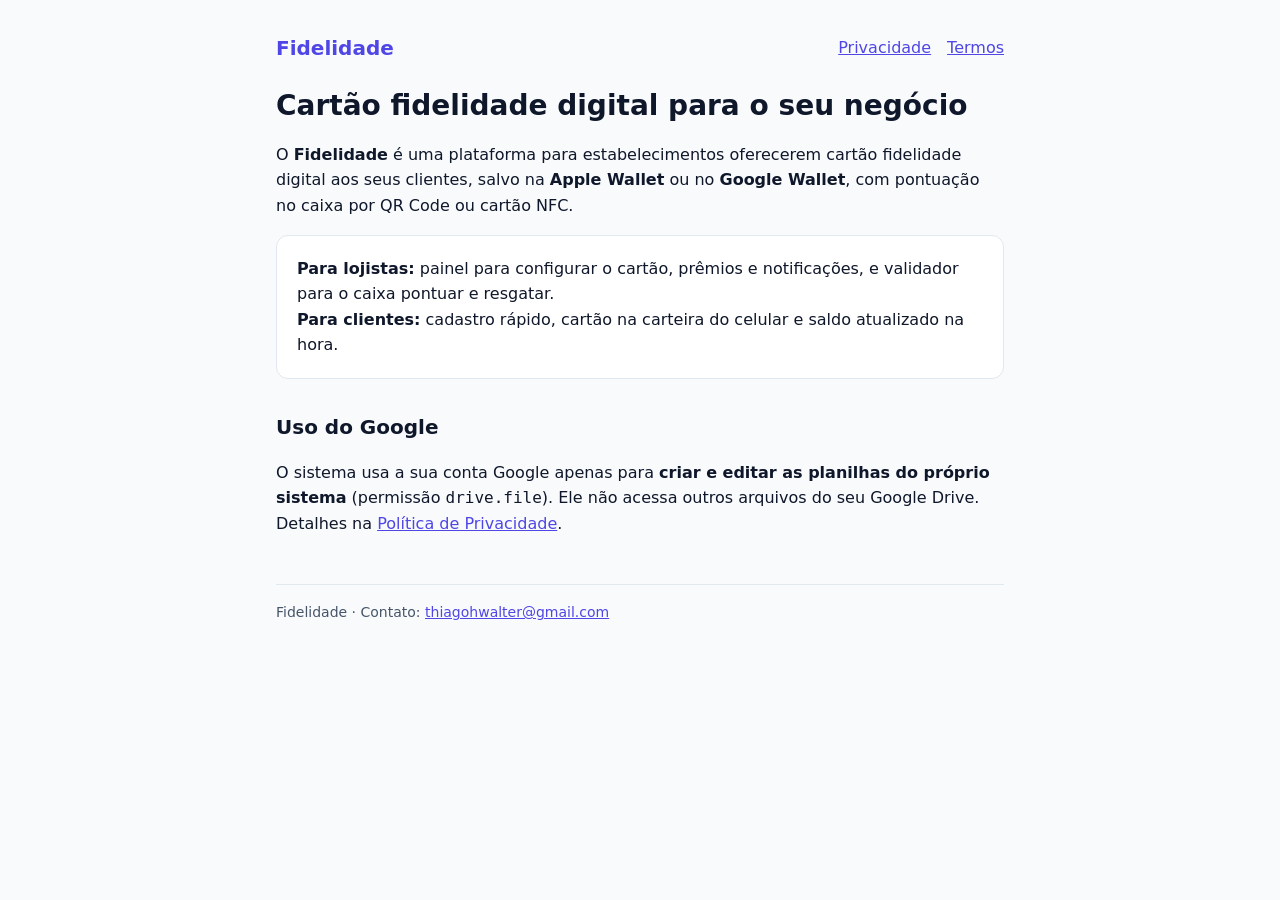
<file: index.html>
<!doctype html><html lang="pt-BR"><head><meta charset="utf-8"><meta name="viewport" content="width=device-width,initial-scale=1"><title>Fidelidade</title><link rel="stylesheet" href="legal.css"></head><body><main><header><a class="logo" href="sobre.html">Fidelidade</a><nav><a href="privacidade.html">Privacidade</a><a href="termos.html">Termos</a></nav></header>
<h1>Cartão fidelidade digital para o seu negócio</h1>
<p>O <b>Fidelidade</b> é uma plataforma para estabelecimentos oferecerem cartão fidelidade digital aos seus clientes, salvo na <b>Apple Wallet</b> ou no <b>Google Wallet</b>, com pontuação no caixa por QR Code ou cartão NFC.</p>
<div class="card"><b>Para lojistas:</b> painel para configurar o cartão, prêmios e notificações, e validador para o caixa pontuar e resgatar.<br><b>Para clientes:</b> cadastro rápido, cartão na carteira do celular e saldo atualizado na hora.</div>
<h2>Uso do Google</h2>
<p>O sistema usa a sua conta Google apenas para <b>criar e editar as planilhas do próprio sistema</b> (permissão <code>drive.file</code>). Ele não acessa outros arquivos do seu Google Drive. Detalhes na <a href="privacidade.html">Política de Privacidade</a>.</p>
<footer class="muted">Fidelidade · Contato: <a href="mailto:thiagohwalter@gmail.com">thiagohwalter@gmail.com</a></footer></main></body></html>
</file>
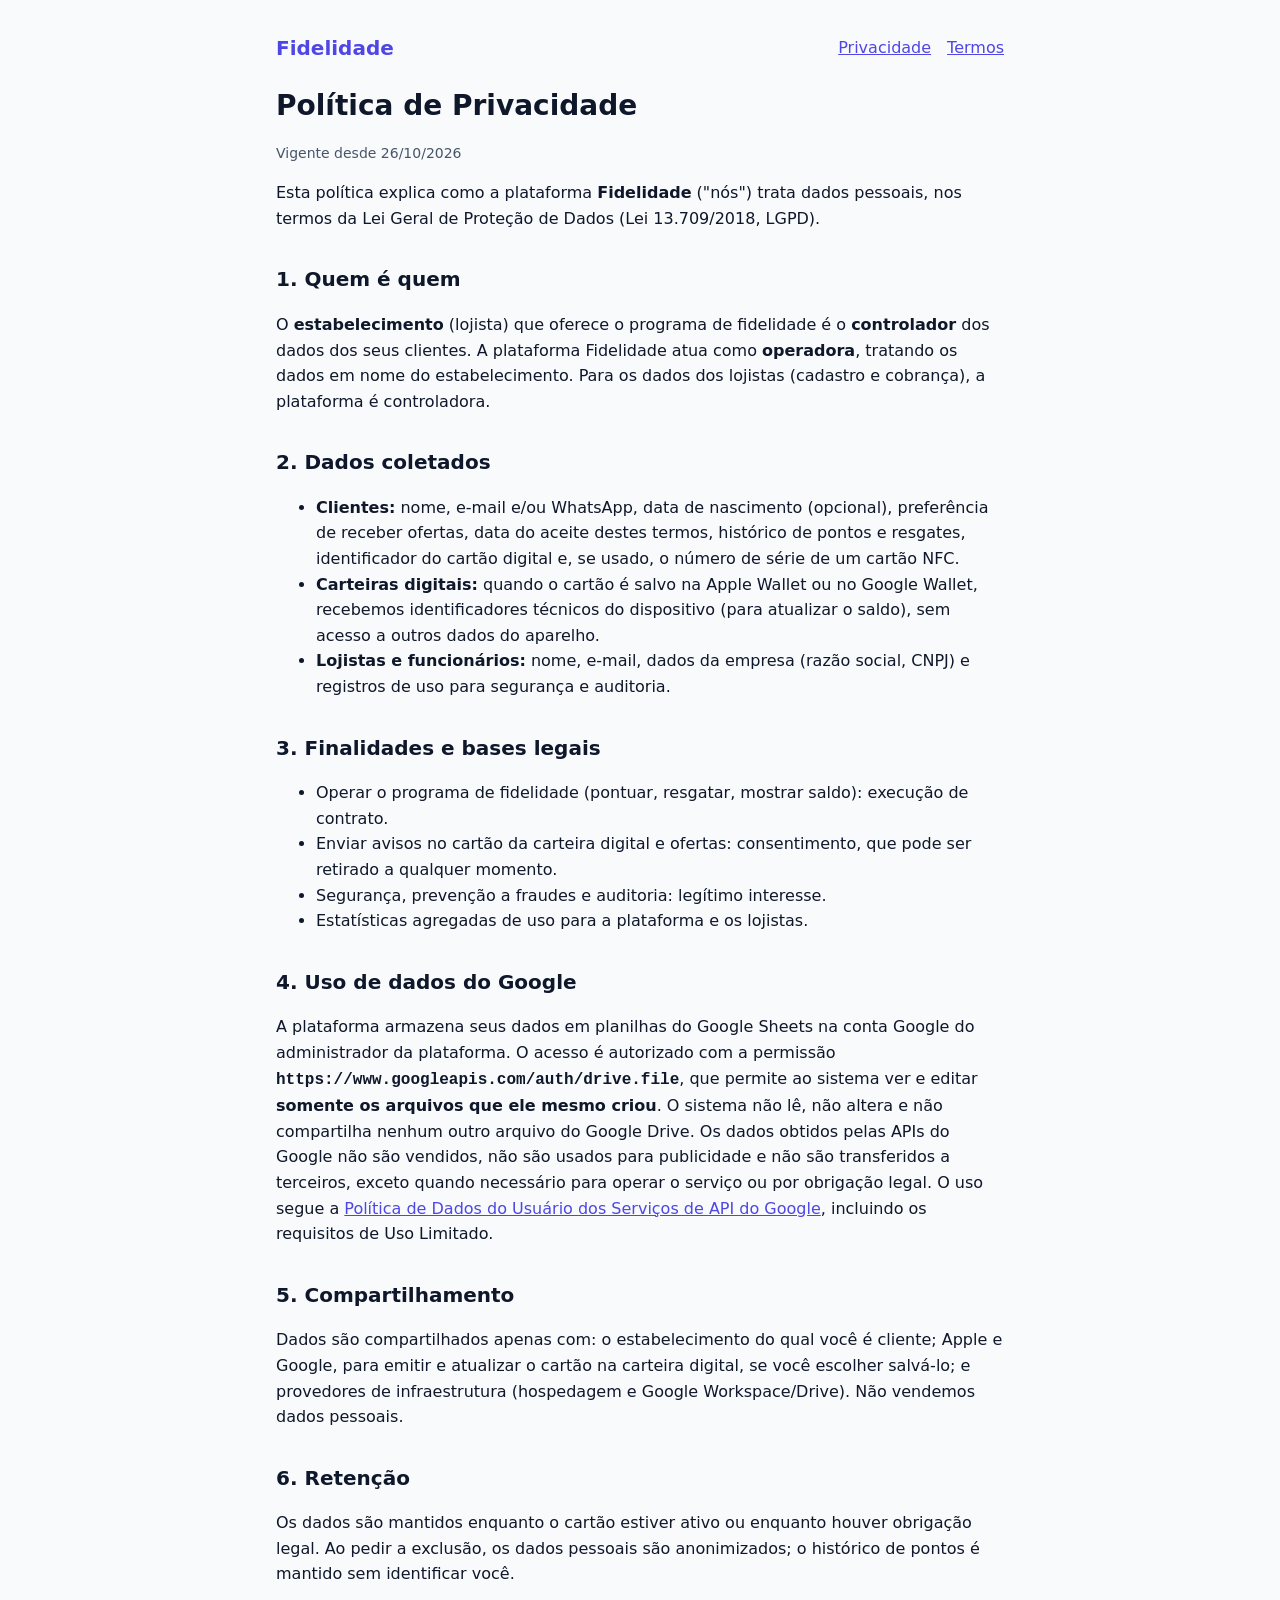
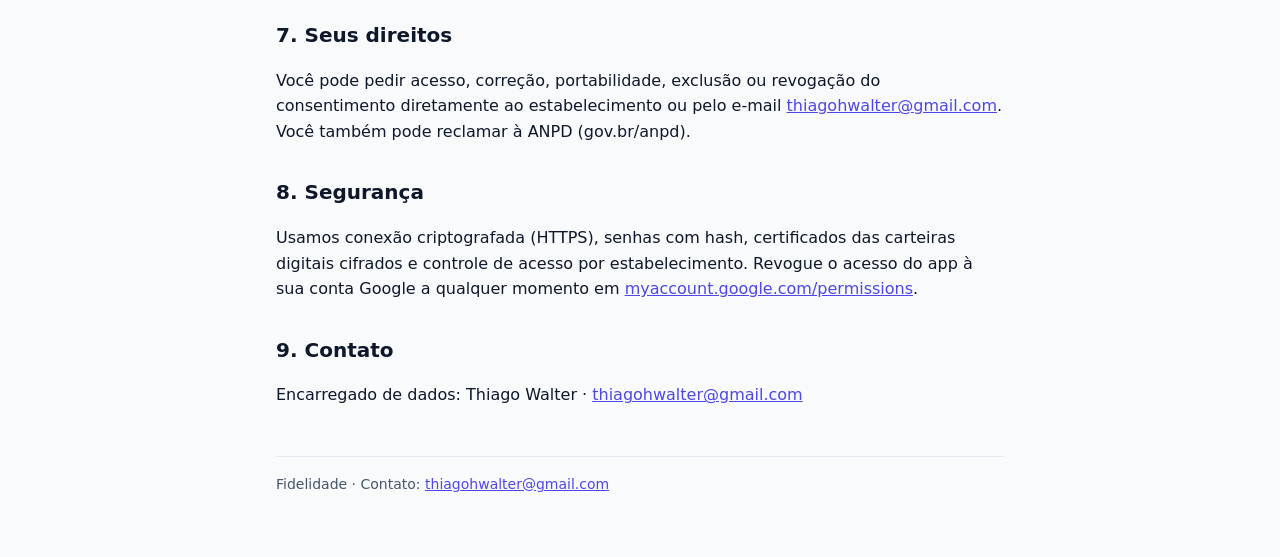
<file: privacidade.html>
<!doctype html><html lang="pt-BR"><head><meta charset="utf-8"><meta name="viewport" content="width=device-width,initial-scale=1"><title>Política de Privacidade · Fidelidade</title><link rel="stylesheet" href="legal.css"></head><body><main><header><a class="logo" href="sobre.html">Fidelidade</a><nav><a href="privacidade.html">Privacidade</a><a href="termos.html">Termos</a></nav></header>
<h1>Política de Privacidade</h1><p class="muted">Vigente desde 26/10/2026</p>
<p>Esta política explica como a plataforma <b>Fidelidade</b> ("nós") trata dados pessoais, nos termos da Lei Geral de Proteção de Dados (Lei 13.709/2018, LGPD).</p>
<h2>1. Quem é quem</h2>
<p>O <b>estabelecimento</b> (lojista) que oferece o programa de fidelidade é o <b>controlador</b> dos dados dos seus clientes. A plataforma Fidelidade atua como <b>operadora</b>, tratando os dados em nome do estabelecimento. Para os dados dos lojistas (cadastro e cobrança), a plataforma é controladora.</p>
<h2>2. Dados coletados</h2>
<ul><li><b>Clientes:</b> nome, e-mail e/ou WhatsApp, data de nascimento (opcional), preferência de receber ofertas, data do aceite destes termos, histórico de pontos e resgates, identificador do cartão digital e, se usado, o número de série de um cartão NFC.</li>
<li><b>Carteiras digitais:</b> quando o cartão é salvo na Apple Wallet ou no Google Wallet, recebemos identificadores técnicos do dispositivo (para atualizar o saldo), sem acesso a outros dados do aparelho.</li>
<li><b>Lojistas e funcionários:</b> nome, e-mail, dados da empresa (razão social, CNPJ) e registros de uso para segurança e auditoria.</li></ul>
<h2>3. Finalidades e bases legais</h2>
<ul><li>Operar o programa de fidelidade (pontuar, resgatar, mostrar saldo): execução de contrato.</li>
<li>Enviar avisos no cartão da carteira digital e ofertas: consentimento, que pode ser retirado a qualquer momento.</li>
<li>Segurança, prevenção a fraudes e auditoria: legítimo interesse.</li>
<li>Estatísticas agregadas de uso para a plataforma e os lojistas.</li></ul>
<h2>4. Uso de dados do Google</h2>
<p>A plataforma armazena seus dados em planilhas do Google Sheets na conta Google do administrador da plataforma. O acesso é autorizado com a permissão <b><code>https://www.googleapis.com/auth/drive.file</code></b>, que permite ao sistema ver e editar <b>somente os arquivos que ele mesmo criou</b>. O sistema não lê, não altera e não compartilha nenhum outro arquivo do Google Drive. Os dados obtidos pelas APIs do Google não são vendidos, não são usados para publicidade e não são transferidos a terceiros, exceto quando necessário para operar o serviço ou por obrigação legal. O uso segue a <a href="https://developers.google.com/terms/api-services-user-data-policy">Política de Dados do Usuário dos Serviços de API do Google</a>, incluindo os requisitos de Uso Limitado.</p>
<h2>5. Compartilhamento</h2>
<p>Dados são compartilhados apenas com: o estabelecimento do qual você é cliente; Apple e Google, para emitir e atualizar o cartão na carteira digital, se você escolher salvá-lo; e provedores de infraestrutura (hospedagem e Google Workspace/Drive). Não vendemos dados pessoais.</p>
<h2>6. Retenção</h2>
<p>Os dados são mantidos enquanto o cartão estiver ativo ou enquanto houver obrigação legal. Ao pedir a exclusão, os dados pessoais são anonimizados; o histórico de pontos é mantido sem identificar você.</p>
<h2>7. Seus direitos</h2>
<p>Você pode pedir acesso, correção, portabilidade, exclusão ou revogação do consentimento diretamente ao estabelecimento ou pelo e-mail <a href="mailto:thiagohwalter@gmail.com">thiagohwalter@gmail.com</a>. Você também pode reclamar à ANPD (gov.br/anpd).</p>
<h2>8. Segurança</h2>
<p>Usamos conexão criptografada (HTTPS), senhas com hash, certificados das carteiras digitais cifrados e controle de acesso por estabelecimento. Revogue o acesso do app à sua conta Google a qualquer momento em <a href="https://myaccount.google.com/permissions">myaccount.google.com/permissions</a>.</p>
<h2>9. Contato</h2><p>Encarregado de dados: Thiago Walter · <a href="mailto:thiagohwalter@gmail.com">thiagohwalter@gmail.com</a></p>
<footer class="muted">Fidelidade · Contato: <a href="mailto:thiagohwalter@gmail.com">thiagohwalter@gmail.com</a></footer></main></body></html>
</file>
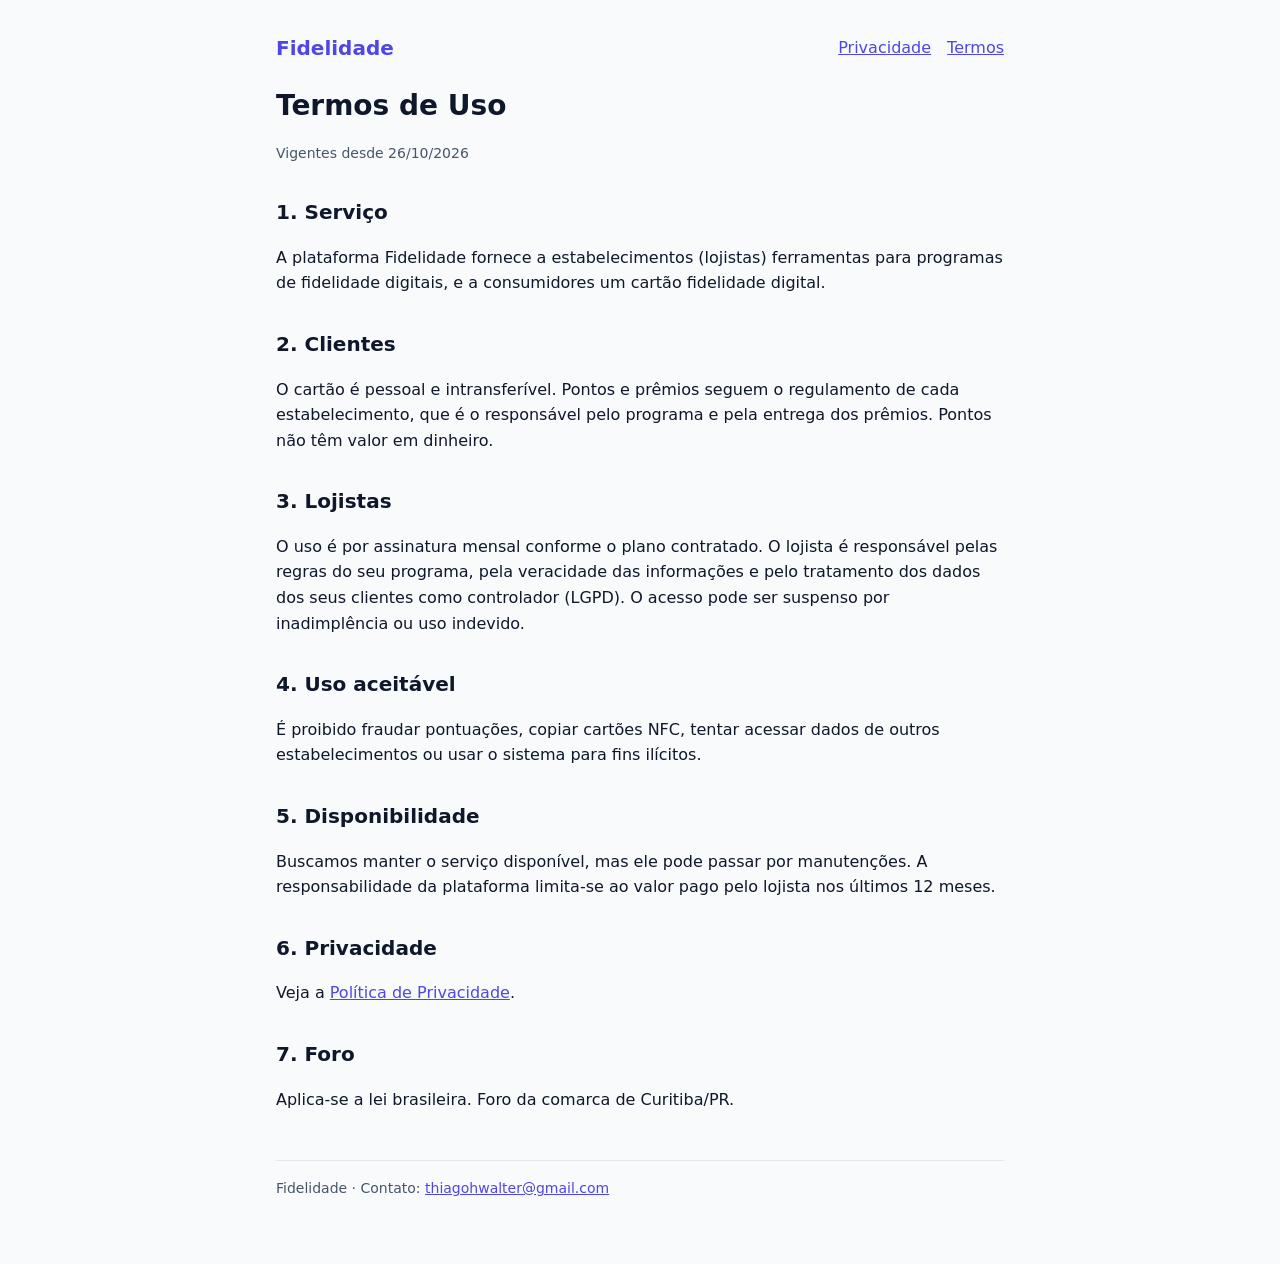
<file: termos.html>
<!doctype html><html lang="pt-BR"><head><meta charset="utf-8"><meta name="viewport" content="width=device-width,initial-scale=1"><title>Termos de Uso · Fidelidade</title><link rel="stylesheet" href="legal.css"></head><body><main><header><a class="logo" href="sobre.html">Fidelidade</a><nav><a href="privacidade.html">Privacidade</a><a href="termos.html">Termos</a></nav></header>
<h1>Termos de Uso</h1><p class="muted">Vigentes desde 26/10/2026</p>
<h2>1. Serviço</h2><p>A plataforma Fidelidade fornece a estabelecimentos (lojistas) ferramentas para programas de fidelidade digitais, e a consumidores um cartão fidelidade digital.</p>
<h2>2. Clientes</h2><p>O cartão é pessoal e intransferível. Pontos e prêmios seguem o regulamento de cada estabelecimento, que é o responsável pelo programa e pela entrega dos prêmios. Pontos não têm valor em dinheiro.</p>
<h2>3. Lojistas</h2><p>O uso é por assinatura mensal conforme o plano contratado. O lojista é responsável pelas regras do seu programa, pela veracidade das informações e pelo tratamento dos dados dos seus clientes como controlador (LGPD). O acesso pode ser suspenso por inadimplência ou uso indevido.</p>
<h2>4. Uso aceitável</h2><p>É proibido fraudar pontuações, copiar cartões NFC, tentar acessar dados de outros estabelecimentos ou usar o sistema para fins ilícitos.</p>
<h2>5. Disponibilidade</h2><p>Buscamos manter o serviço disponível, mas ele pode passar por manutenções. A responsabilidade da plataforma limita-se ao valor pago pelo lojista nos últimos 12 meses.</p>
<h2>6. Privacidade</h2><p>Veja a <a href="privacidade.html">Política de Privacidade</a>.</p>
<h2>7. Foro</h2><p>Aplica-se a lei brasileira. Foro da comarca de Curitiba/PR.</p>
<footer class="muted">Fidelidade · Contato: <a href="mailto:thiagohwalter@gmail.com">thiagohwalter@gmail.com</a></footer></main></body></html>
</file>
<file: legal.css>
:root{--bg:#f8fafc;--fg:#0f172a;--muted:#475569;--brand:#4f46e5;--card:#fff;--line:#e2e8f0}
@media (prefers-color-scheme:dark){:root{--bg:#0b1020;--fg:#e2e8f0;--muted:#94a3b8;--brand:#818cf8;--card:#111827;--line:#1f2937}}
*{box-sizing:border-box}body{margin:0;background:var(--bg);color:var(--fg);font:16px/1.6 system-ui,-apple-system,"Segoe UI",Roboto,sans-serif}
main{max-width:760px;margin:0 auto;padding:32px 16px 64px}header{display:flex;justify-content:space-between;align-items:center;flex-wrap:wrap;gap:8px;margin-bottom:24px}
a{color:var(--brand)}nav a{margin-left:16px}.logo{font-weight:700;font-size:20px;color:var(--brand);text-decoration:none}
h1{font-size:28px;line-height:1.25}h2{font-size:20px;margin-top:32px}.card{background:var(--card);border:1px solid var(--line);border-radius:12px;padding:20px;margin:16px 0}
.muted{color:var(--muted);font-size:14px}footer{margin-top:48px;border-top:1px solid var(--line);padding-top:16px}
</file>
